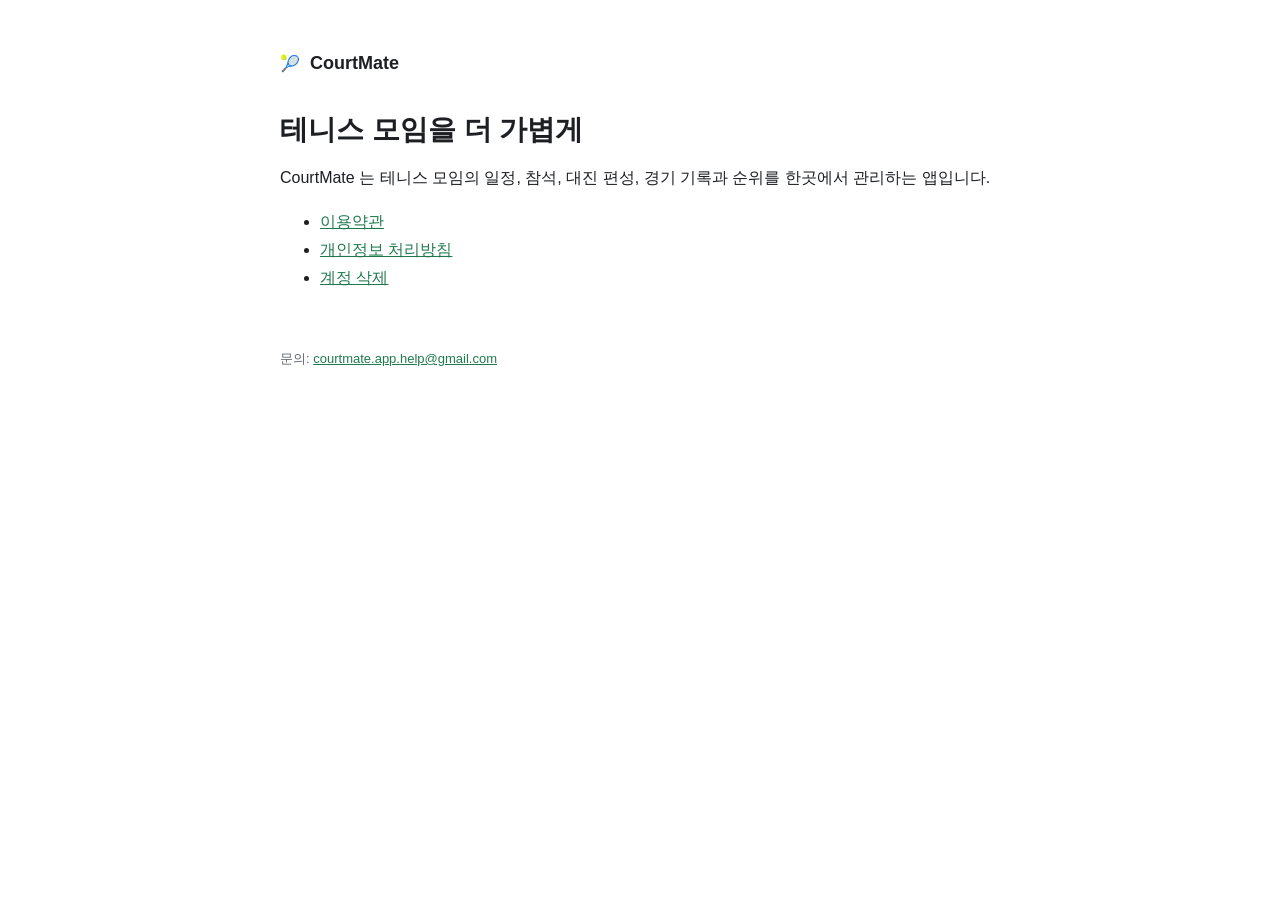
<file: index.html>
<!doctype html>
<html lang="ko"><head><meta charset="utf-8"><meta name="viewport" content="width=device-width,initial-scale=1">
<title>CourtMate</title><meta name="description" content="테니스 모임 관리 앱 CourtMate">
<link rel="stylesheet" href="/style.css"></head>
<body><main>
<header class="brand"><span aria-hidden="true">🎾</span><a href="/">CourtMate</a></header>
<h1>테니스 모임을 더 가볍게</h1>
<p>CourtMate 는 테니스 모임의 일정, 참석, 대진 편성, 경기 기록과 순위를 한곳에서 관리하는 앱입니다.</p>
<ul>
<li><a href="/terms/">이용약관</a></li>
<li><a href="/privacy/">개인정보 처리방침</a></li>
<li><a href="/delete-account/">계정 삭제</a></li>
</ul>
<footer>문의: <a href="mailto:courtmate.app.help@gmail.com">courtmate.app.help@gmail.com</a></footer>
</main></body></html>
</file>
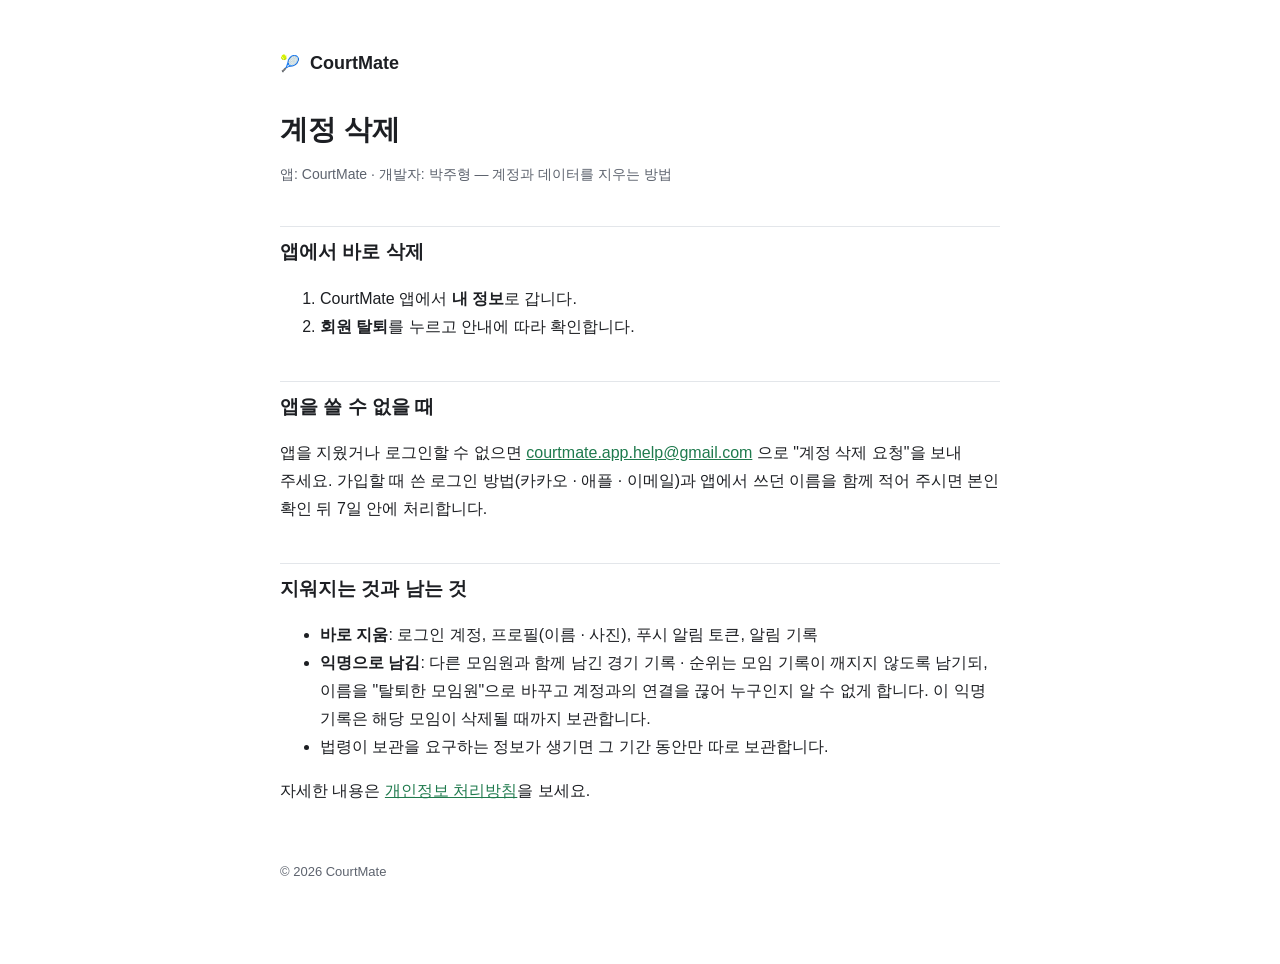
<file: delete-account/index.html>
<!doctype html>
<html lang="ko"><head><meta charset="utf-8"><meta name="viewport" content="width=device-width,initial-scale=1">
<title>계정 삭제 | CourtMate</title><meta name="description" content="CourtMate 계정과 데이터 삭제 방법">
<link rel="stylesheet" href="/style.css"></head>
<body><main>
<header class="brand"><span aria-hidden="true">🎾</span><a href="/">CourtMate</a></header>
<h1>계정 삭제</h1>
<p class="meta">앱: CourtMate · 개발자: 박주형 — 계정과 데이터를 지우는 방법</p>

<h2>앱에서 바로 삭제</h2>
<ol>
<li>CourtMate 앱에서 <strong>내 정보</strong>로 갑니다.</li>
<li><strong>회원 탈퇴</strong>를 누르고 안내에 따라 확인합니다.</li>
</ol>

<h2>앱을 쓸 수 없을 때</h2>
<p>앱을 지웠거나 로그인할 수 없으면 <a href="mailto:courtmate.app.help@gmail.com?subject=CourtMate%20%EA%B3%84%EC%A0%95%20%EC%82%AD%EC%A0%9C%20%EC%9A%94%EC%B2%AD">courtmate.app.help@gmail.com</a> 으로 "계정 삭제 요청"을 보내 주세요. 가입할 때 쓴 로그인 방법(카카오 · 애플 · 이메일)과 앱에서 쓰던 이름을 함께 적어 주시면 본인 확인 뒤 7일 안에 처리합니다.</p>

<h2>지워지는 것과 남는 것</h2>
<ul>
<li><strong>바로 지움</strong>: 로그인 계정, 프로필(이름 · 사진), 푸시 알림 토큰, 알림 기록</li>
<li><strong>익명으로 남김</strong>: 다른 모임원과 함께 남긴 경기 기록 · 순위는 모임 기록이 깨지지 않도록 남기되, 이름을 "탈퇴한 모임원"으로 바꾸고 계정과의 연결을 끊어 누구인지 알 수 없게 합니다. 이 익명 기록은 해당 모임이 삭제될 때까지 보관합니다.</li>
<li>법령이 보관을 요구하는 정보가 생기면 그 기간 동안만 따로 보관합니다.</li>
</ul>
<p>자세한 내용은 <a href="/privacy/">개인정보 처리방침</a>을 보세요.</p>

<footer>© 2026 CourtMate</footer>
</main></body></html>
</file>
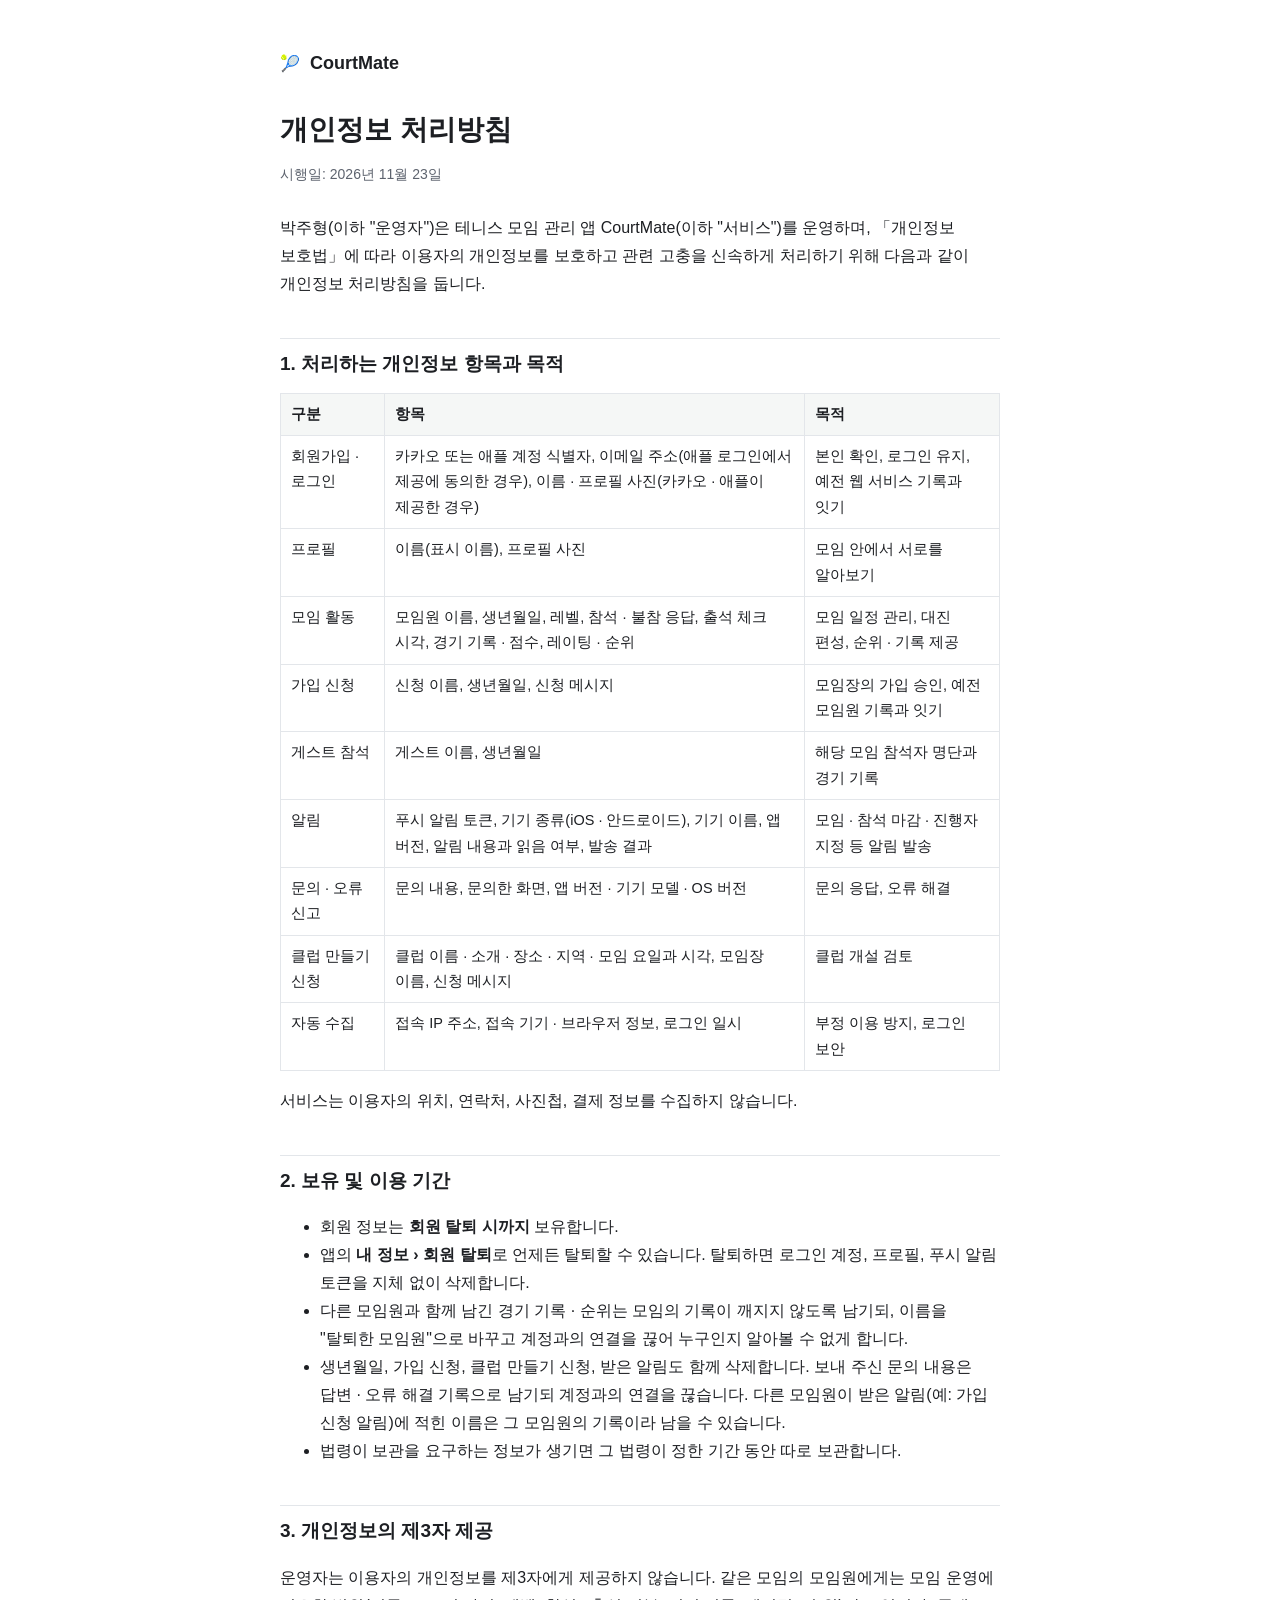
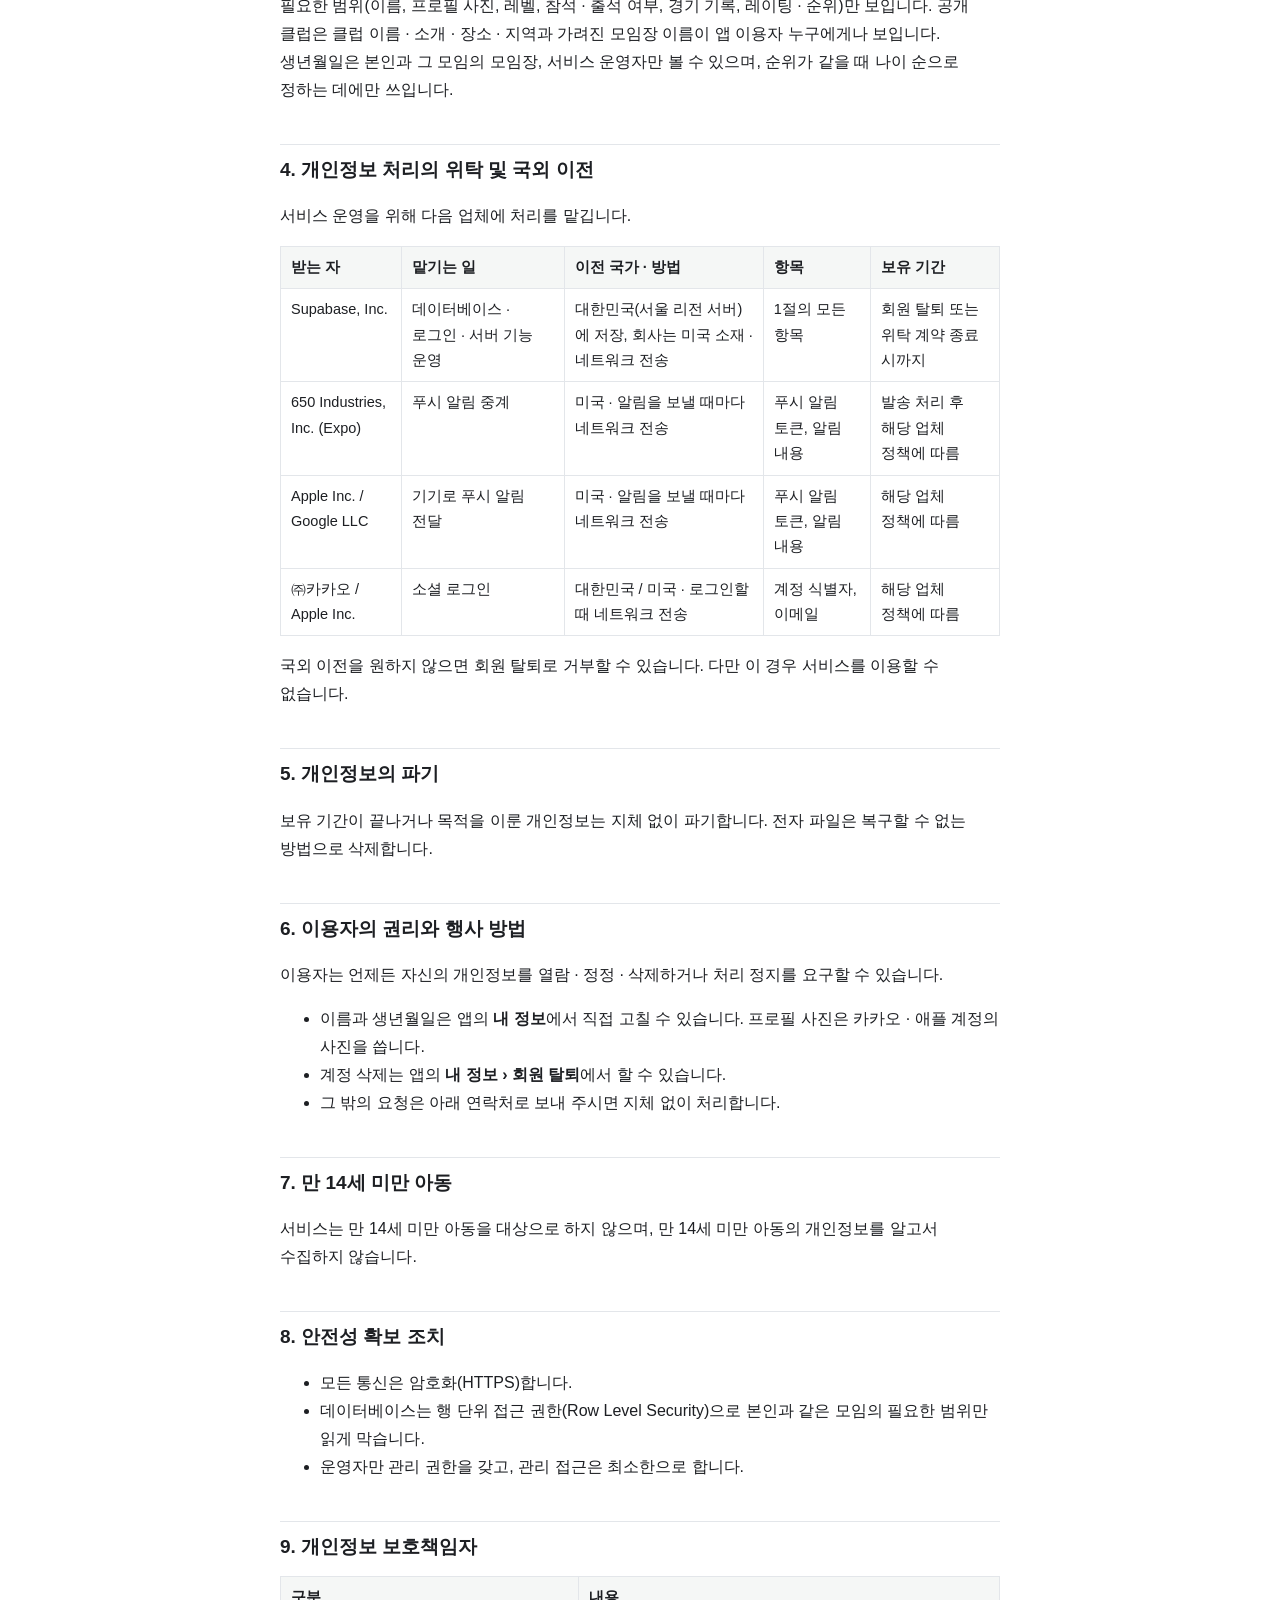
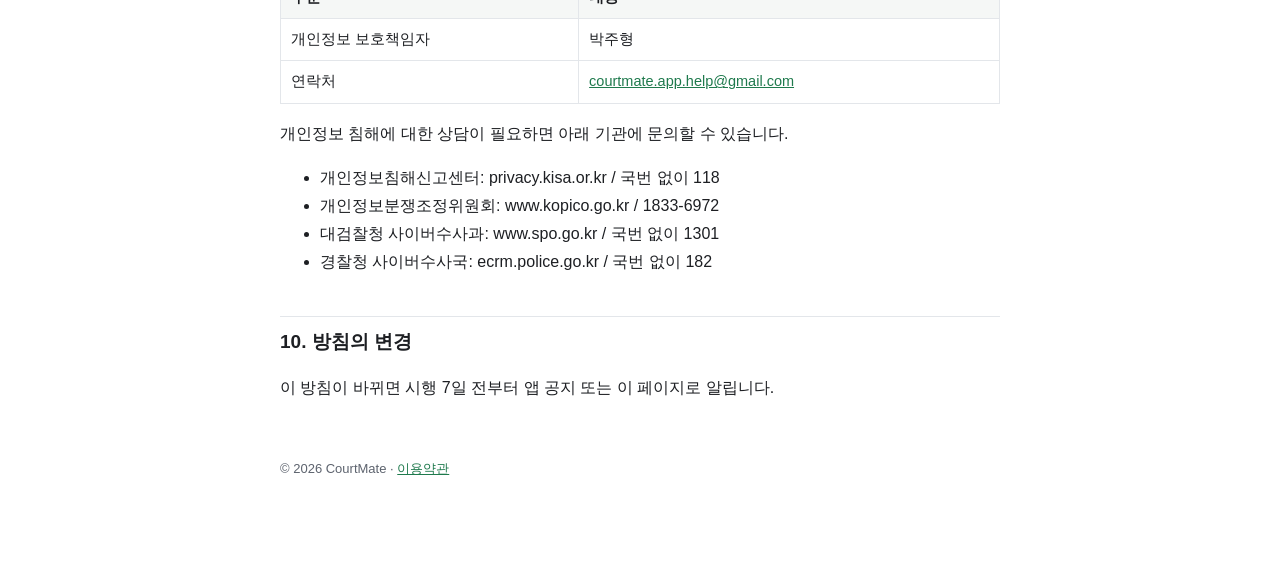
<file: privacy/index.html>
<!doctype html>
<html lang="ko"><head><meta charset="utf-8"><meta name="viewport" content="width=device-width,initial-scale=1">
<title>개인정보 처리방침 | CourtMate</title><meta name="description" content="CourtMate 개인정보 처리방침">
<link rel="stylesheet" href="/style.css"></head>
<body><main>
<header class="brand"><span aria-hidden="true">🎾</span><a href="/">CourtMate</a></header>
<h1>개인정보 처리방침</h1>
<p class="meta">시행일: 2026년 11월 23일</p>

<p>박주형(이하 "운영자")은 테니스 모임 관리 앱 CourtMate(이하 "서비스")를 운영하며, 「개인정보 보호법」에 따라 이용자의 개인정보를 보호하고 관련 고충을 신속하게 처리하기 위해 다음과 같이 개인정보 처리방침을 둡니다.</p>

<h2>1. 처리하는 개인정보 항목과 목적</h2>
<div class="table"><table>
<tr><th>구분</th><th>항목</th><th>목적</th></tr>
<tr><td>회원가입 · 로그인</td><td>카카오 또는 애플 계정 식별자, 이메일 주소(애플 로그인에서 제공에 동의한 경우), 이름 · 프로필 사진(카카오 · 애플이 제공한 경우)</td><td>본인 확인, 로그인 유지, 예전 웹 서비스 기록과 잇기</td></tr>
<tr><td>프로필</td><td>이름(표시 이름), 프로필 사진</td><td>모임 안에서 서로를 알아보기</td></tr>
<tr><td>모임 활동</td><td>모임원 이름, 생년월일, 레벨, 참석 · 불참 응답, 출석 체크 시각, 경기 기록 · 점수, 레이팅 · 순위</td><td>모임 일정 관리, 대진 편성, 순위 · 기록 제공</td></tr>
<tr><td>가입 신청</td><td>신청 이름, 생년월일, 신청 메시지</td><td>모임장의 가입 승인, 예전 모임원 기록과 잇기</td></tr>
<tr><td>게스트 참석</td><td>게스트 이름, 생년월일</td><td>해당 모임 참석자 명단과 경기 기록</td></tr>
<tr><td>알림</td><td>푸시 알림 토큰, 기기 종류(iOS · 안드로이드), 기기 이름, 앱 버전, 알림 내용과 읽음 여부, 발송 결과</td><td>모임 · 참석 마감 · 진행자 지정 등 알림 발송</td></tr>
<tr><td>문의 · 오류 신고</td><td>문의 내용, 문의한 화면, 앱 버전 · 기기 모델 · OS 버전</td><td>문의 응답, 오류 해결</td></tr>
<tr><td>클럽 만들기 신청</td><td>클럽 이름 · 소개 · 장소 · 지역 · 모임 요일과 시각, 모임장 이름, 신청 메시지</td><td>클럽 개설 검토</td></tr>
<tr><td>자동 수집</td><td>접속 IP 주소, 접속 기기 · 브라우저 정보, 로그인 일시</td><td>부정 이용 방지, 로그인 보안</td></tr>
</table></div>
<p>서비스는 이용자의 위치, 연락처, 사진첩, 결제 정보를 수집하지 않습니다.</p>

<h2>2. 보유 및 이용 기간</h2>
<ul>
<li>회원 정보는 <strong>회원 탈퇴 시까지</strong> 보유합니다.</li>
<li>앱의 <strong>내 정보 › 회원 탈퇴</strong>로 언제든 탈퇴할 수 있습니다. 탈퇴하면 로그인 계정, 프로필, 푸시 알림 토큰을 지체 없이 삭제합니다.</li>
<li>다른 모임원과 함께 남긴 경기 기록 · 순위는 모임의 기록이 깨지지 않도록 남기되, 이름을 "탈퇴한 모임원"으로 바꾸고 계정과의 연결을 끊어 누구인지 알아볼 수 없게 합니다.</li>
<li>생년월일, 가입 신청, 클럽 만들기 신청, 받은 알림도 함께 삭제합니다. 보내 주신 문의 내용은 답변 · 오류 해결 기록으로 남기되 계정과의 연결을 끊습니다. 다른 모임원이 받은 알림(예: 가입 신청 알림)에 적힌 이름은 그 모임원의 기록이라 남을 수 있습니다.</li>
<li>법령이 보관을 요구하는 정보가 생기면 그 법령이 정한 기간 동안 따로 보관합니다.</li>
</ul>

<h2>3. 개인정보의 제3자 제공</h2>
<p>운영자는 이용자의 개인정보를 제3자에게 제공하지 않습니다. 같은 모임의 모임원에게는 모임 운영에 필요한 범위(이름, 프로필 사진, 레벨, 참석 · 출석 여부, 경기 기록, 레이팅 · 순위)만 보입니다. 공개 클럽은 클럽 이름 · 소개 · 장소 · 지역과 가려진 모임장 이름이 앱 이용자 누구에게나 보입니다. 생년월일은 본인과 그 모임의 모임장, 서비스 운영자만 볼 수 있으며, 순위가 같을 때 나이 순으로 정하는 데에만 쓰입니다.</p>

<h2>4. 개인정보 처리의 위탁 및 국외 이전</h2>
<p>서비스 운영을 위해 다음 업체에 처리를 맡깁니다.</p>
<div class="table"><table>
<tr><th>받는 자</th><th>맡기는 일</th><th>이전 국가 · 방법</th><th>항목</th><th>보유 기간</th></tr>
<tr><td>Supabase, Inc.</td><td>데이터베이스 · 로그인 · 서버 기능 운영</td><td>대한민국(서울 리전 서버)에 저장, 회사는 미국 소재 · 네트워크 전송</td><td>1절의 모든 항목</td><td>회원 탈퇴 또는 위탁 계약 종료 시까지</td></tr>
<tr><td>650 Industries, Inc. (Expo)</td><td>푸시 알림 중계</td><td>미국 · 알림을 보낼 때마다 네트워크 전송</td><td>푸시 알림 토큰, 알림 내용</td><td>발송 처리 후 해당 업체 정책에 따름</td></tr>
<tr><td>Apple Inc. / Google LLC</td><td>기기로 푸시 알림 전달</td><td>미국 · 알림을 보낼 때마다 네트워크 전송</td><td>푸시 알림 토큰, 알림 내용</td><td>해당 업체 정책에 따름</td></tr>
<tr><td>㈜카카오 / Apple Inc.</td><td>소셜 로그인</td><td>대한민국 / 미국 · 로그인할 때 네트워크 전송</td><td>계정 식별자, 이메일</td><td>해당 업체 정책에 따름</td></tr>
</table></div>
<p>국외 이전을 원하지 않으면 회원 탈퇴로 거부할 수 있습니다. 다만 이 경우 서비스를 이용할 수 없습니다.</p>

<h2>5. 개인정보의 파기</h2>
<p>보유 기간이 끝나거나 목적을 이룬 개인정보는 지체 없이 파기합니다. 전자 파일은 복구할 수 없는 방법으로 삭제합니다.</p>

<h2>6. 이용자의 권리와 행사 방법</h2>
<p>이용자는 언제든 자신의 개인정보를 열람 · 정정 · 삭제하거나 처리 정지를 요구할 수 있습니다.</p>
<ul>
<li>이름과 생년월일은 앱의 <strong>내 정보</strong>에서 직접 고칠 수 있습니다. 프로필 사진은 카카오 · 애플 계정의 사진을 씁니다.</li>
<li>계정 삭제는 앱의 <strong>내 정보 › 회원 탈퇴</strong>에서 할 수 있습니다.</li>
<li>그 밖의 요청은 아래 연락처로 보내 주시면 지체 없이 처리합니다.</li>
</ul>

<h2>7. 만 14세 미만 아동</h2>
<p>서비스는 만 14세 미만 아동을 대상으로 하지 않으며, 만 14세 미만 아동의 개인정보를 알고서 수집하지 않습니다.</p>

<h2>8. 안전성 확보 조치</h2>
<ul>
<li>모든 통신은 암호화(HTTPS)합니다.</li>
<li>데이터베이스는 행 단위 접근 권한(Row Level Security)으로 본인과 같은 모임의 필요한 범위만 읽게 막습니다.</li>
<li>운영자만 관리 권한을 갖고, 관리 접근은 최소한으로 합니다.</li>
</ul>

<h2>9. 개인정보 보호책임자</h2>
<div class="table"><table>
<tr><th>구분</th><th>내용</th></tr>
<tr><td>개인정보 보호책임자</td><td>박주형</td></tr>
<tr><td>연락처</td><td><a href="mailto:courtmate.app.help@gmail.com">courtmate.app.help@gmail.com</a></td></tr>
</table></div>
<p>개인정보 침해에 대한 상담이 필요하면 아래 기관에 문의할 수 있습니다.</p>
<ul>
<li>개인정보침해신고센터: privacy.kisa.or.kr / 국번 없이 118</li>
<li>개인정보분쟁조정위원회: www.kopico.go.kr / 1833-6972</li>
<li>대검찰청 사이버수사과: www.spo.go.kr / 국번 없이 1301</li>
<li>경찰청 사이버수사국: ecrm.police.go.kr / 국번 없이 182</li>
</ul>

<h2>10. 방침의 변경</h2>
<p>이 방침이 바뀌면 시행 7일 전부터 앱 공지 또는 이 페이지로 알립니다.</p>

<footer>© 2026 CourtMate · <a href="/terms/">이용약관</a></footer>
</main></body></html>
</file>
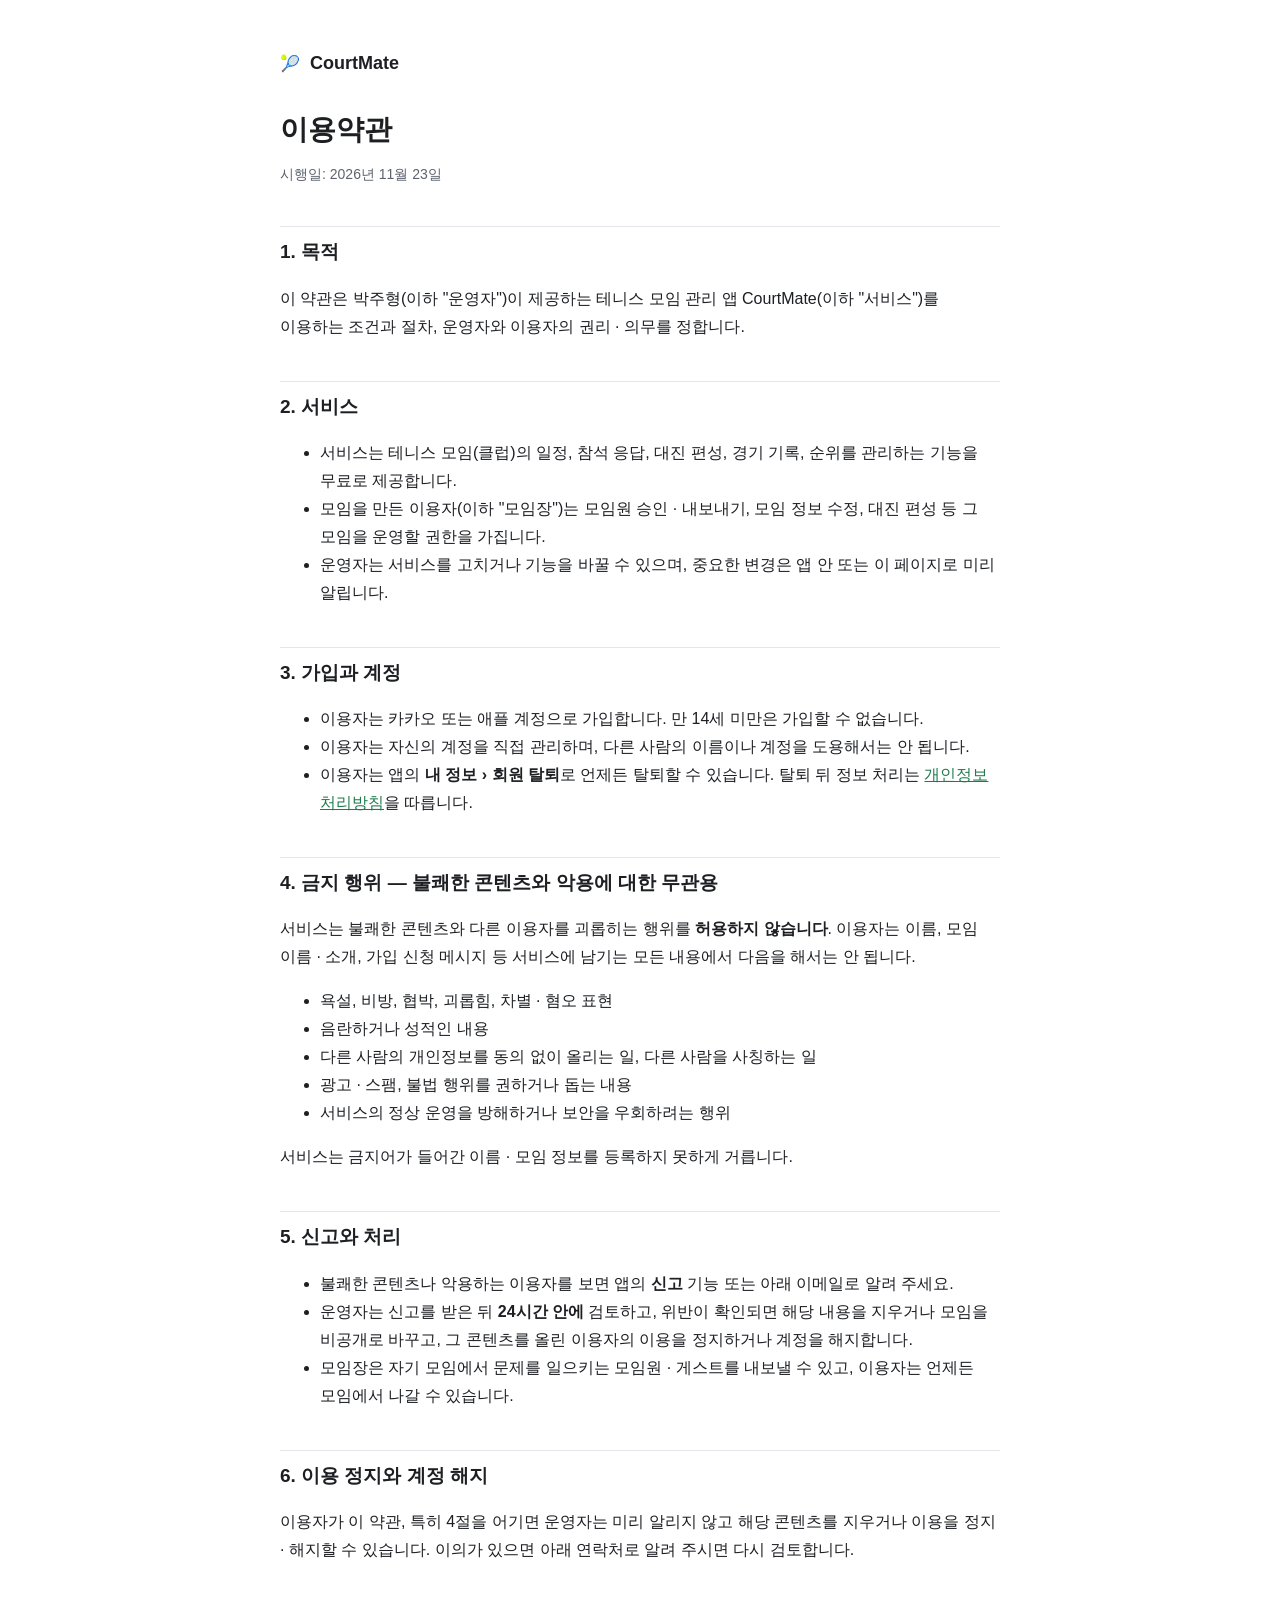
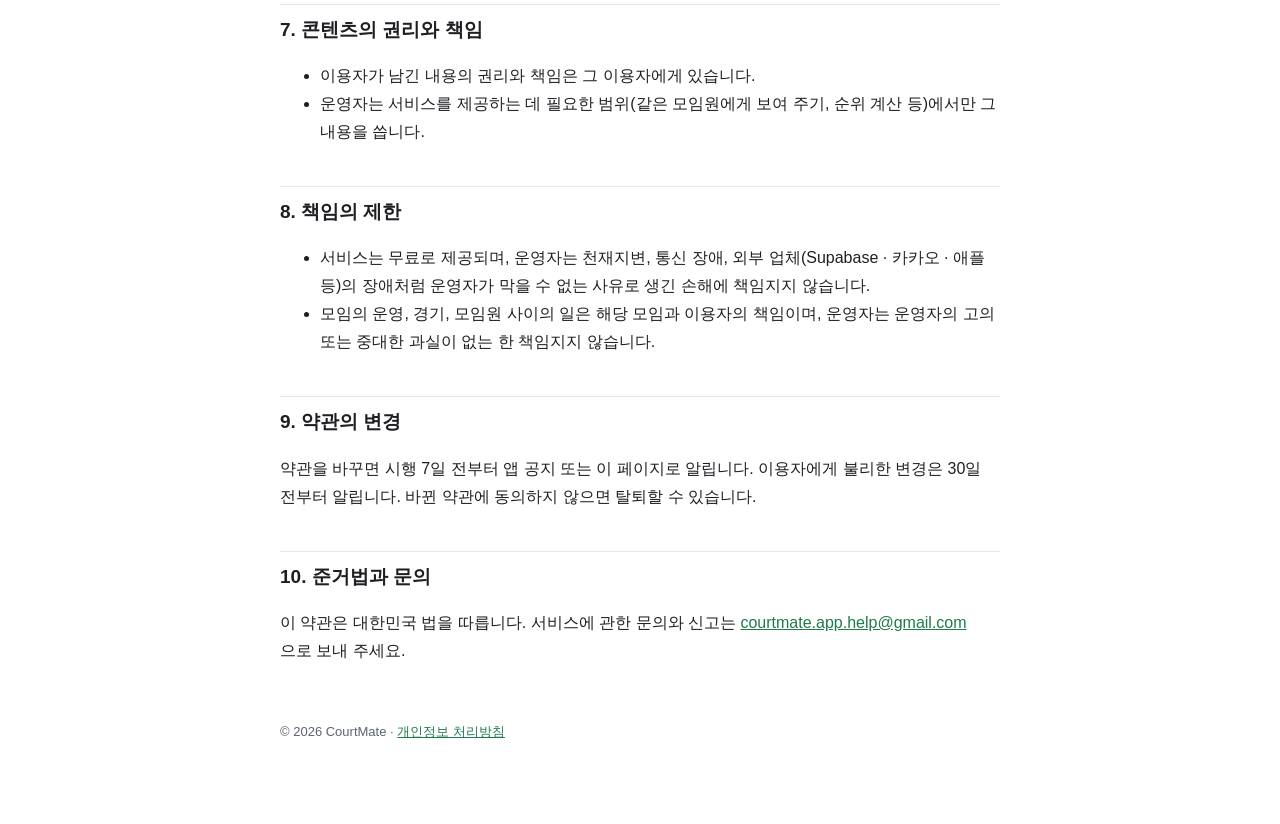
<file: terms/index.html>
<!doctype html>
<html lang="ko"><head><meta charset="utf-8"><meta name="viewport" content="width=device-width,initial-scale=1">
<title>이용약관 | CourtMate</title><meta name="description" content="CourtMate 이용약관">
<link rel="stylesheet" href="/style.css"></head>
<body><main>
<header class="brand"><span aria-hidden="true">🎾</span><a href="/">CourtMate</a></header>
<h1>이용약관</h1>
<p class="meta">시행일: 2026년 11월 23일</p>

<h2>1. 목적</h2>
<p>이 약관은 박주형(이하 "운영자")이 제공하는 테니스 모임 관리 앱 CourtMate(이하 "서비스")를 이용하는 조건과 절차, 운영자와 이용자의 권리 · 의무를 정합니다.</p>

<h2>2. 서비스</h2>
<ul>
<li>서비스는 테니스 모임(클럽)의 일정, 참석 응답, 대진 편성, 경기 기록, 순위를 관리하는 기능을 무료로 제공합니다.</li>
<li>모임을 만든 이용자(이하 "모임장")는 모임원 승인 · 내보내기, 모임 정보 수정, 대진 편성 등 그 모임을 운영할 권한을 가집니다.</li>
<li>운영자는 서비스를 고치거나 기능을 바꿀 수 있으며, 중요한 변경은 앱 안 또는 이 페이지로 미리 알립니다.</li>
</ul>

<h2>3. 가입과 계정</h2>
<ul>
<li>이용자는 카카오 또는 애플 계정으로 가입합니다. 만 14세 미만은 가입할 수 없습니다.</li>
<li>이용자는 자신의 계정을 직접 관리하며, 다른 사람의 이름이나 계정을 도용해서는 안 됩니다.</li>
<li>이용자는 앱의 <strong>내 정보 › 회원 탈퇴</strong>로 언제든 탈퇴할 수 있습니다. 탈퇴 뒤 정보 처리는 <a href="/privacy/">개인정보 처리방침</a>을 따릅니다.</li>
</ul>

<h2>4. 금지 행위 — 불쾌한 콘텐츠와 악용에 대한 무관용</h2>
<p>서비스는 불쾌한 콘텐츠와 다른 이용자를 괴롭히는 행위를 <strong>허용하지 않습니다</strong>. 이용자는 이름, 모임 이름 · 소개, 가입 신청 메시지 등 서비스에 남기는 모든 내용에서 다음을 해서는 안 됩니다.</p>
<ul>
<li>욕설, 비방, 협박, 괴롭힘, 차별 · 혐오 표현</li>
<li>음란하거나 성적인 내용</li>
<li>다른 사람의 개인정보를 동의 없이 올리는 일, 다른 사람을 사칭하는 일</li>
<li>광고 · 스팸, 불법 행위를 권하거나 돕는 내용</li>
<li>서비스의 정상 운영을 방해하거나 보안을 우회하려는 행위</li>
</ul>
<p>서비스는 금지어가 들어간 이름 · 모임 정보를 등록하지 못하게 거릅니다.</p>

<h2>5. 신고와 처리</h2>
<ul>
<li>불쾌한 콘텐츠나 악용하는 이용자를 보면 앱의 <strong>신고</strong> 기능 또는 아래 이메일로 알려 주세요.</li>
<li>운영자는 신고를 받은 뒤 <strong>24시간 안에</strong> 검토하고, 위반이 확인되면 해당 내용을 지우거나 모임을 비공개로 바꾸고, 그 콘텐츠를 올린 이용자의 이용을 정지하거나 계정을 해지합니다.</li>
<li>모임장은 자기 모임에서 문제를 일으키는 모임원 · 게스트를 내보낼 수 있고, 이용자는 언제든 모임에서 나갈 수 있습니다.</li>
</ul>

<h2>6. 이용 정지와 계정 해지</h2>
<p>이용자가 이 약관, 특히 4절을 어기면 운영자는 미리 알리지 않고 해당 콘텐츠를 지우거나 이용을 정지 · 해지할 수 있습니다. 이의가 있으면 아래 연락처로 알려 주시면 다시 검토합니다.</p>

<h2>7. 콘텐츠의 권리와 책임</h2>
<ul>
<li>이용자가 남긴 내용의 권리와 책임은 그 이용자에게 있습니다.</li>
<li>운영자는 서비스를 제공하는 데 필요한 범위(같은 모임원에게 보여 주기, 순위 계산 등)에서만 그 내용을 씁니다.</li>
</ul>

<h2>8. 책임의 제한</h2>
<ul>
<li>서비스는 무료로 제공되며, 운영자는 천재지변, 통신 장애, 외부 업체(Supabase · 카카오 · 애플 등)의 장애처럼 운영자가 막을 수 없는 사유로 생긴 손해에 책임지지 않습니다.</li>
<li>모임의 운영, 경기, 모임원 사이의 일은 해당 모임과 이용자의 책임이며, 운영자는 운영자의 고의 또는 중대한 과실이 없는 한 책임지지 않습니다.</li>
</ul>

<h2>9. 약관의 변경</h2>
<p>약관을 바꾸면 시행 7일 전부터 앱 공지 또는 이 페이지로 알립니다. 이용자에게 불리한 변경은 30일 전부터 알립니다. 바뀐 약관에 동의하지 않으면 탈퇴할 수 있습니다.</p>

<h2>10. 준거법과 문의</h2>
<p>이 약관은 대한민국 법을 따릅니다. 서비스에 관한 문의와 신고는 <a href="mailto:courtmate.app.help@gmail.com">courtmate.app.help@gmail.com</a> 으로 보내 주세요.</p>

<footer>© 2026 CourtMate · <a href="/privacy/">개인정보 처리방침</a></footer>
</main></body></html>
</file>
<file: style.css>
:root{--bg:#fff;--fg:#1d1f23;--muted:#5d636e;--line:#e3e6ea;--accent:#1f7a4d;--head:#f5f7f6}
@media (prefers-color-scheme:dark){:root{--bg:#141619;--fg:#e7e9ec;--muted:#a0a6b0;--line:#2c3036;--accent:#5cc28c;--head:#1c1f23}}
*{box-sizing:border-box}
body{margin:0;background:var(--bg);color:var(--fg);font:16px/1.75 -apple-system,BlinkMacSystemFont,"Apple SD Gothic Neo","Noto Sans KR","Malgun Gothic",sans-serif;word-break:keep-all}
main{max-width:760px;margin:0 auto;padding:48px 20px 80px}
header.brand{display:flex;align-items:center;gap:10px;margin-bottom:32px}
header.brand a{color:var(--fg);text-decoration:none;font-weight:700;font-size:18px}
h1{font-size:28px;line-height:1.3;margin:0 0 8px}
h2{font-size:19px;margin:40px 0 12px;padding-top:8px;border-top:1px solid var(--line)}
p,li{color:var(--fg)}
.meta{color:var(--muted);font-size:14px;margin-bottom:28px}
a{color:var(--accent)}
.table{overflow-x:auto;margin:12px 0}
table{border-collapse:collapse;width:100%;font-size:14.5px;min-width:520px}
th,td{border:1px solid var(--line);padding:8px 10px;text-align:left;vertical-align:top}
th{background:var(--head);font-weight:600}
footer{margin-top:56px;color:var(--muted);font-size:13px}
</file>
